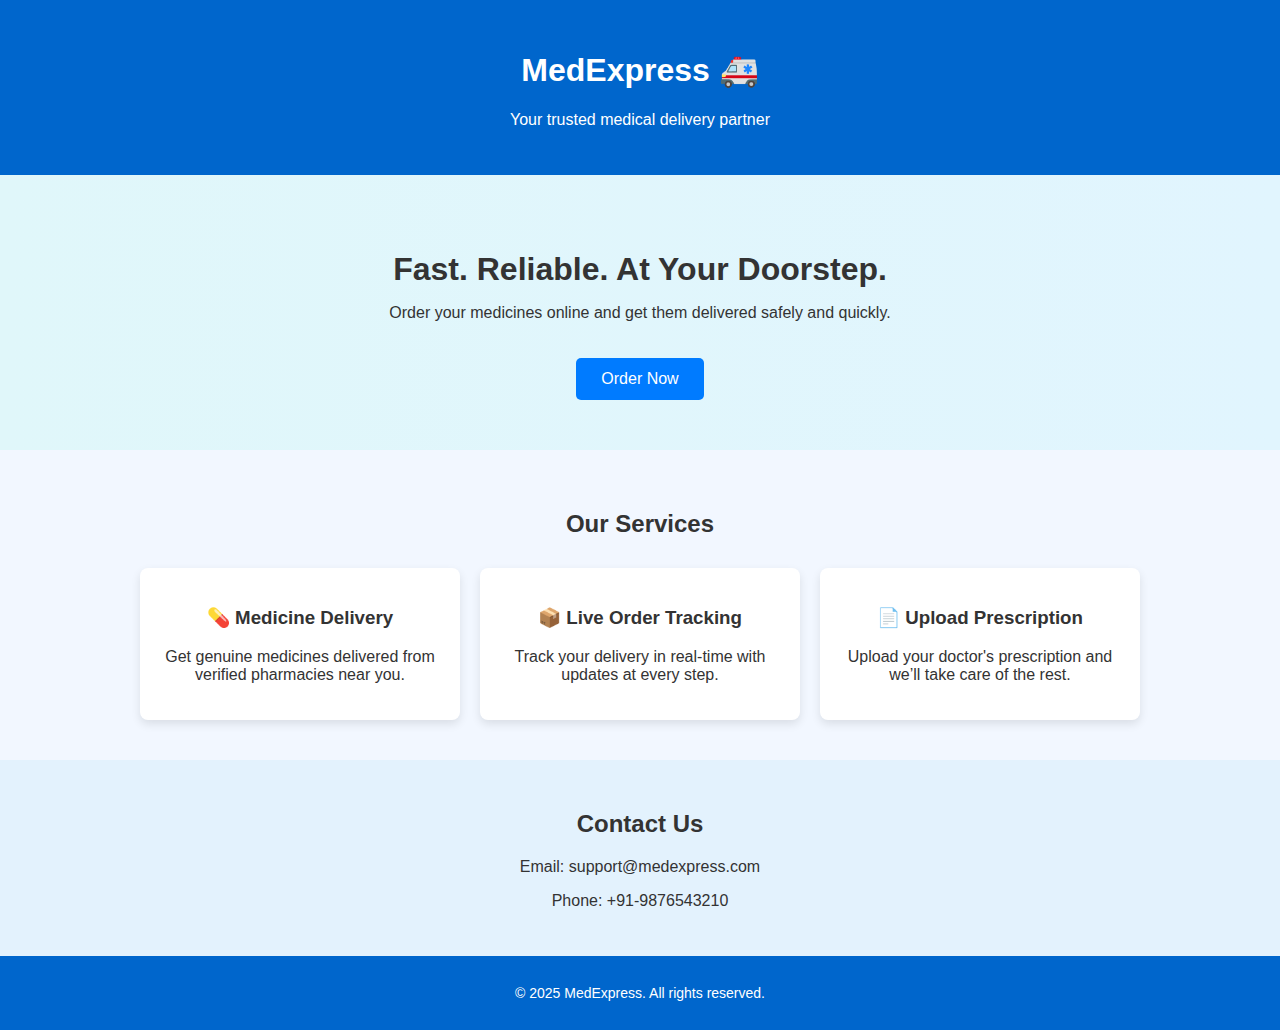
<file: index.html>
<!DOCTYPE html>
<html lang="en">
<head>
  <meta charset="UTF-8" />
  <meta name="viewport" content="width=device-width, initial-scale=1.0"/>
  <title>MedExpress - Medical Delivery</title>
  <link rel="stylesheet" href="style.css" />
</head>
<body>

  <header>
    <h1>MedExpress 🚑</h1>
    <p>Your trusted medical delivery partner</p>
  </header>

  <section class="hero">
    <h2>Fast. Reliable. At Your Doorstep.</h2>
    <p>Order your medicines online and get them delivered safely and quickly.</p>
    <a href="#contact" class="btn">Order Now</a>
  </section>

  <section class="services">
    <h2>Our Services</h2>
    <div class="service-cards">
      <div class="card">
        <h3>💊 Medicine Delivery</h3>
        <p>Get genuine medicines delivered from verified pharmacies near you.</p>
      </div>
      <div class="card">
        <h3>📦 Live Order Tracking</h3>
        <p>Track your delivery in real-time with updates at every step.</p>
      </div>
      <div class="card">
        <h3>📄 Upload Prescription</h3>
        <p>Upload your doctor's prescription and we’ll take care of the rest.</p>
      </div>
    </div>
  </section>

  <section id="contact" class="contact">
    <h2>Contact Us</h2>
    <p>Email: support@medexpress.com</p>
    <p>Phone: +91-9876543210</p>
  </section>

  <footer>
    <p>&copy; 2025 MedExpress. All rights reserved.</p>
  </footer>

</body>
</html>
</file>
<file: style.css>
body {
  font-family: Arial, sans-serif;
  margin: 0;
  padding: 0;
  background-color: #f2f7ff;
  color: #333;
}

header {
  background-color: #0066cc;
  color: white;
  padding: 30px 20px;
  text-align: center;
}

.hero {
  text-align: center;
  padding: 50px 20px;
  background: linear-gradient(to right, #e0f7fa, #e1f5fe);
}

.hero h2 {
  font-size: 2em;
  margin-bottom: 10px;
}

.hero .btn {
  display: inline-block;
  margin-top: 20px;
  padding: 12px 25px;
  background-color: #007bff;
  color: white;
  text-decoration: none;
  border-radius: 5px;
}

.hero .btn:hover {
  background-color: #0056b3;
}

.services {
  padding: 40px 20px;
  text-align: center;
}

.service-cards {
  display: flex;
  flex-wrap: wrap;
  justify-content: center;
  gap: 20px;
  margin-top: 30px;
}

.card {
  background-color: white;
  padding: 20px;
  width: 280px;
  border-radius: 8px;
  box-shadow: 0 4px 10px rgba(0,0,0,0.1);
  transition: transform 0.3s;
}

.card:hover {
  transform: scale(1.05);
}

.contact {
  background-color: #e3f2fd;
  padding: 30px 20px;
  text-align: center;
}

footer {
  background-color: #0066cc;
  color: white;
  text-align: center;
  padding: 15px 10px;
  font-size: 14px;
}
</file>
